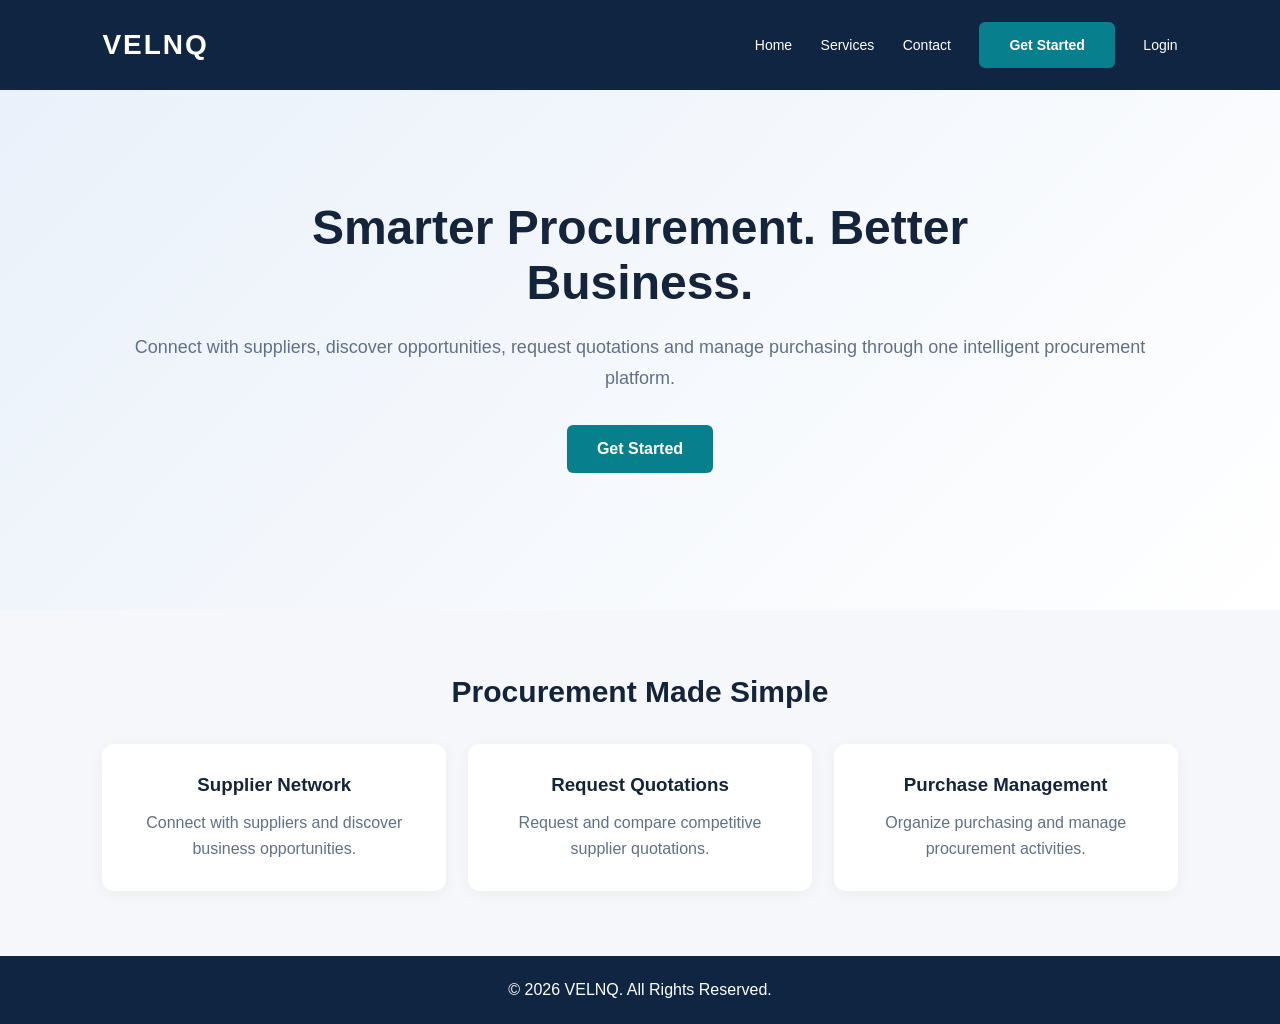
<file: index.html>
<!DOCTYPE html>
<html lang="en">
<head>
  <meta charset="UTF-8">
  <meta name="viewport" content="width=device-width, initial-scale=1.0">
  <title>VELNQ | Smart Procurement</title>
  <link rel="stylesheet" href="style.css">
</head>
<body>

<header>
  <div class="logo">VELNQ</div>
<nav>
  <a href="#home">Home</a>
  <a href="#services">Services</a>
  <a href="#contact">Contact</a>
 <a href="register.html" class="btn">Get Started</a>
  <a href="login.html">Login</a>
</nav>

</header>

<section class="hero" id="home">
  <h1>Smarter Procurement. Better Business.</h1>
  <p>
    Connect with suppliers, discover opportunities,
    request quotations and manage purchasing
    through one intelligent procurement platform.
  </p>
  <a href="register.html" class="btn">Get Started</a>
</section>

<section class="features" id="services">
  <h2>Procurement Made Simple</h2>

  <div class="feature-grid">
    <div class="feature">
      <h3>Supplier Network</h3>
      <p>Connect with suppliers and discover business opportunities.</p>
    </div>

    <div class="feature">
      <h3>Request Quotations</h3>
      <p>Request and compare competitive supplier quotations.</p>
    </div>

    <div class="feature">
      <h3>Purchase Management</h3>
      <p>Organize purchasing and manage procurement activities.</p>
    </div>
  </div>
</section>

<footer id="contact">
  © 2026 VELNQ. All Rights Reserved.
</footer>

</body>
</html>
</file>
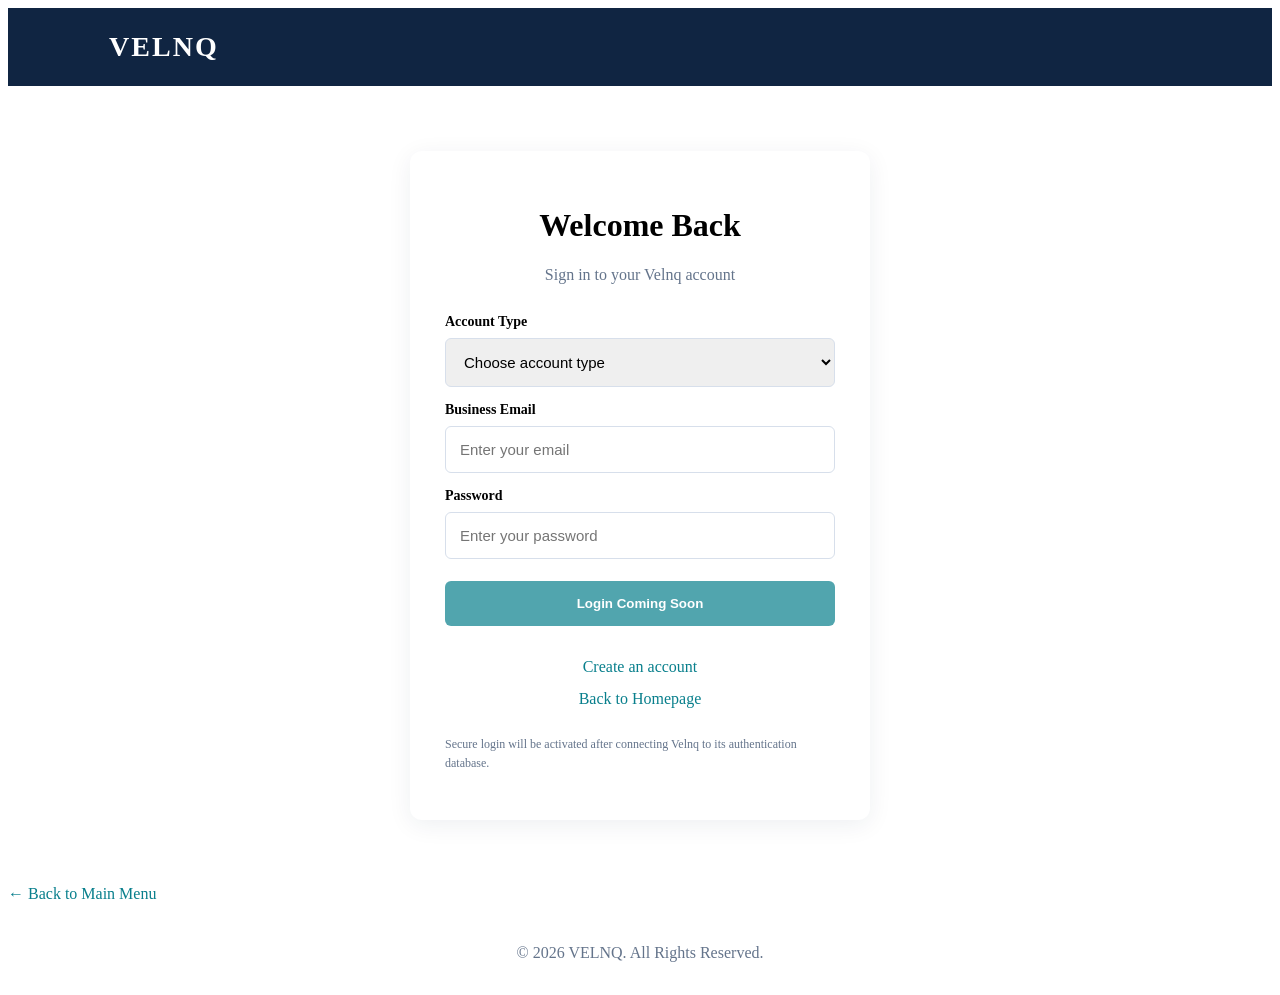
<file: login.html>
<!DOCTYPE html>
<html lang="en">
<head>
<meta charset="UTF-8">
<meta name="viewport" content="width=device-width, initial-scale=1.0">
<title>VELNQ | Login</title>
<style>
* {
  box-sizing: border-box;
}
  <p>
  <a href="index.html">← Back to Main Menu</a>
</p>
body {
  margin: 0;
  font-family: Arial, sans-serif;
  background: #f4f7fb;
  color: #14243a;
}
header {
  background: #102542;
  color: white;
  padding: 23px 8%;
  font-size: 28px;
  font-weight: bold;
  letter-spacing: 2px;
}
.container {
  max-width: 460px;
  margin: 65px auto;
  padding: 35px;
  background: white;
  border-radius: 12px;
  box-shadow: 0 5px 25px #10254212;
}
h1 {
  text-align: center;
}
.subtitle {
  text-align: center;
  color: #64748b;
  margin-bottom: 30px;
}
label {
  display: block;
  margin: 15px 0 8px;
  font-weight: bold;
  font-size: 14px;
}
input, select {
  width: 100%;
  padding: 14px;
  border: 1px solid #d7dfeb;
  border-radius: 6px;
  font-size: 15px;
}
button {
  width: 100%;
  padding: 15px;
  margin-top: 22px;
  background: #087f8c;
  color: white;
  border: 0;
  border-radius: 6px;
  font-weight: bold;
  cursor: not-allowed;
  opacity: .7;
}
.links {
  text-align: center;
  margin-top: 25px;
  line-height: 2;
}
a {
  color: #087f8c;
  text-decoration: none;
}
.notice {
  color: #64748b;
  font-size: 12px;
  line-height: 1.6;
  margin-top: 20px;
}
footer {
  text-align: center;
  padding: 25px;
  color: #64748b;
}
</style>
</head>
<body>

<header>VELNQ</header>

<div class="container">
  <h1>Welcome Back</h1>
  <p class="subtitle">
    Sign in to your Velnq account
  </p>

  <form>
    <label for="role">Account Type</label>
    <select id="role" required>
      <option value="">Choose account type</option>
      <option value="buyer">Buyer</option>
      <option value="supplier">Supplier</option>
    </select>

    <label for="email">Business Email</label>
    <input
      type="email"
      id="email"
      placeholder="Enter your email"
      required
    >

    <label for="password">Password</label>
    <input
      type="password"
      id="password"
      placeholder="Enter your password"
      required
    >

    <button type="button" disabled>
      Login Coming Soon
    </button>
  </form>

  <div class="links">
    <a href="register.html">Create an account</a>
    <br>
    <a href="index.html">Back to Homepage</a>
  </div>

  <p class="notice">
    Secure login will be activated after connecting
    Velnq to its authentication database.
  </p>
</div>
<p>
  <a href="index.html">← Back to Main Menu</a>
</p>
<footer>
  © 2026 VELNQ. All Rights Reserved.
</footer>

</body>
</html>
</file>
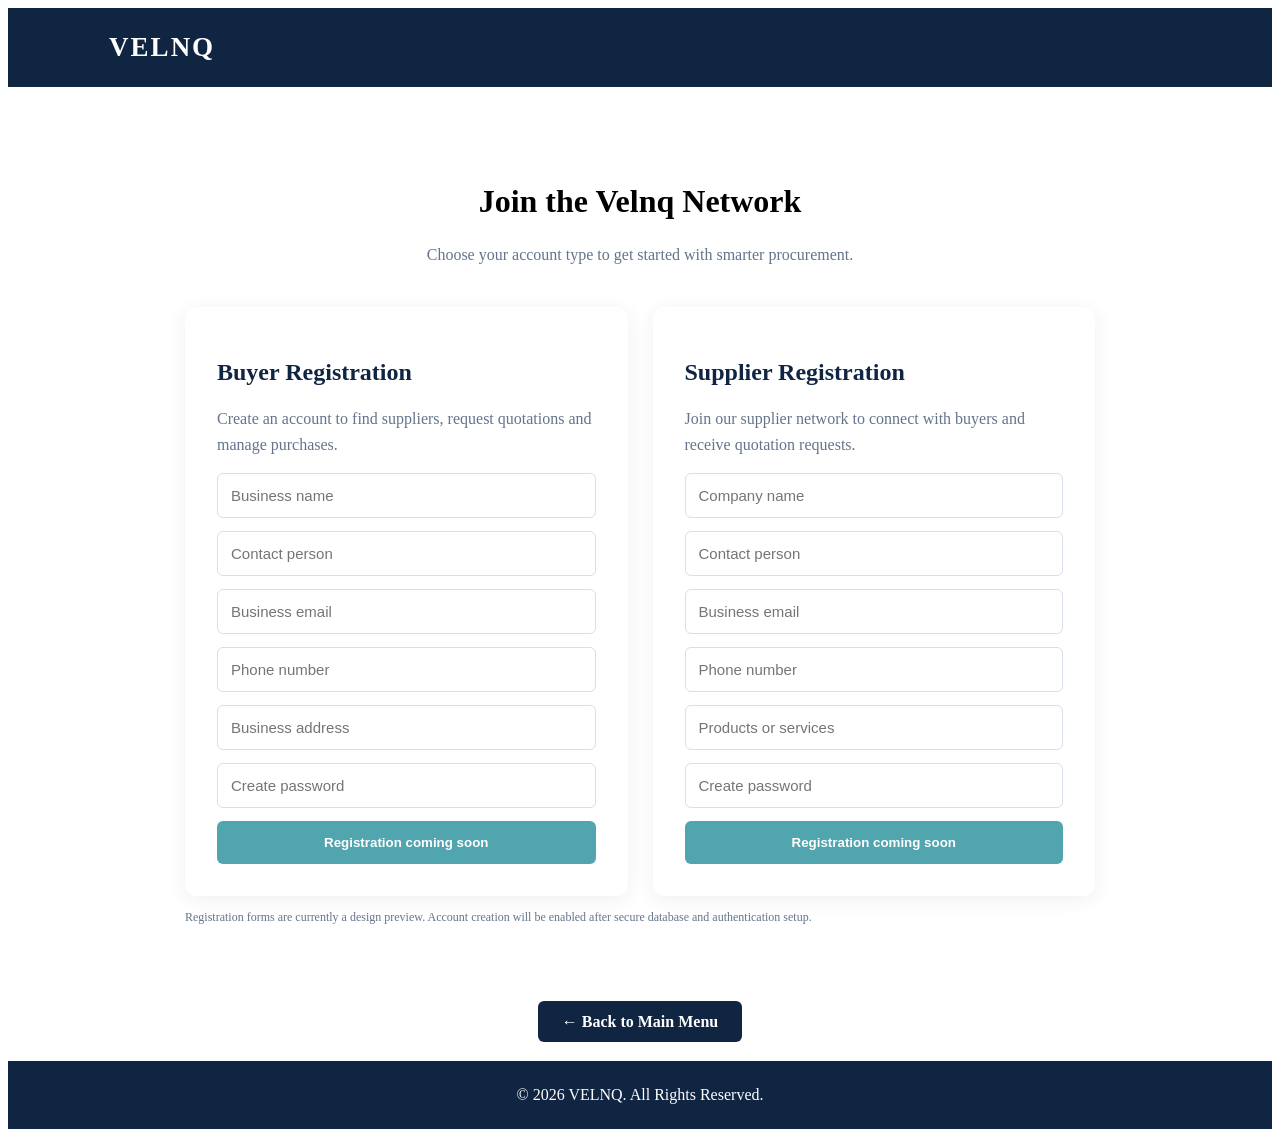
<file: register.html>
<!DOCTYPE html>
<html lang="en">
<head>
<meta charset="UTF-8">
<meta name="viewport" content="width=device-width, initial-scale=1.0">
<title>VELNQ | Create Account</title>
<style>
* { box-sizing: border-box; }
  <p>
  <a href="index.html">← Back to Main Menu</a>
</p>
body {
  margin: 0;
  font-family: Arial, sans-serif;
  background: #f4f7fb;
  color: #14243a;
}
header {
  background: #102542;
  color: white;
  padding: 24px 8%;
  font-size: 27px;
  font-weight: bold;
  letter-spacing: 2px;
}
main {
  max-width: 950px;
  margin: 55px auto;
  padding: 20px;
}
h1 { text-align: center; }
.intro {
  text-align: center;
  color: #64748b;
  line-height: 1.6;
  margin-bottom: 40px;
}
.cards {
  display: grid;
  grid-template-columns: repeat(2, 1fr);
  gap: 25px;
}
.card {
  background: white;
  padding: 32px;
  border-radius: 12px;
  box-shadow: 0 4px 20px #10254212;
}
.card h2 { color: #102542; }
.card p {
  color: #64748b;
  line-height: 1.6;
}
form {
  display: flex;
  flex-direction: column;
  gap: 13px;
}
input, select {
  padding: 13px;
  border: 1px solid #d7dfeb;
  border-radius: 6px;
  width: 100%;
  font-size: 15px;
}
button {
  padding: 14px;
  border: 0;
  border-radius: 6px;
  background: #087f8c;
  color: white;
  font-weight: bold;
  cursor: not-allowed;
  opacity: .7;
}
.note {
  font-size: 12px;
  color: #64748b;
  line-height: 1.5;
}
footer {
  text-align: center;
  padding: 25px;
  background: #102542;
  color: white;
}
@media(max-width:700px) {
  .cards { grid-template-columns: 1fr; }
}
</style>
</head>
<body>

<header>VELNQ</header>

<main>
  <h1>Join the Velnq Network</h1>
  <p class="intro">
    Choose your account type to get started
    with smarter procurement.
  </p>

  <div class="cards">

    <section class="card">
      <h2>Buyer Registration</h2>
      <p>Create an account to find suppliers,
      request quotations and manage purchases.</p>

      <form>
        <input type="text" placeholder="Business name" required>
        <input type="text" placeholder="Contact person" required>
        <input type="email" placeholder="Business email" required>
        <input type="tel" placeholder="Phone number">
        <input type="text" placeholder="Business address">
        <input type="password" placeholder="Create password" required>
        <button type="button" disabled>Registration coming soon</button>
      </form>
    </section>

    <section class="card">
      <h2>Supplier Registration</h2>
      <p>Join our supplier network to connect
      with buyers and receive quotation requests.</p>

      <form>
        <input type="text" placeholder="Company name" required>
        <input type="text" placeholder="Contact person" required>
        <input type="email" placeholder="Business email" required>
        <input type="tel" placeholder="Phone number">
        <input type="text" placeholder="Products or services">
        <input type="password" placeholder="Create password" required>
        <button type="button" disabled>Registration coming soon</button>
      </form>
    </section>

  </div>
  <p class="note">
    Registration forms are currently a design preview.
    Account creation will be enabled after secure database
    and authentication setup.
  </p>
</main>
<div style="text-align: center; margin: 30px 0;">
  <a href="index.html" style="
    background-color: #102542;
    color: white;
    padding: 12px 24px;
    text-decoration: none;
    border-radius: 6px;
    font-weight: bold;">
    ← Back to Main Menu
  </a>
</div>
<footer>© 2026 VELNQ. All Rights Reserved.</footer>

</body>
</html>
</file>
<file: style.css>
* {
  margin: 0;
  padding: 0;
  box-sizing: border-box;
}

body {
  font-family: Arial, sans-serif;
  background: #f5f7fb;
  color: #14243a;
}

header {
  background: #102542;
  color: white;
  padding: 22px 8%;
  display: flex;
  justify-content: space-between;
  align-items: center;
}

.logo {
  font-size: 28px;
  font-weight: bold;
  letter-spacing: 2px;
}

nav a {
  color: white;
  text-decoration: none;
  margin-left: 24px;
  font-size: 14px;
}

.hero {
  min-height: 520px;
  padding: 110px 8%;
  text-align: center;
  background: linear-gradient(135deg, #eaf1fa, #ffffff);
}

.hero h1 {
  font-size: 48px;
  max-width: 800px;
  margin: 0 auto 22px;
}

.hero p {
  font-size: 18px;
  color: #607086;
  margin-bottom: 32px;
  line-height: 1.7;
}

.btn {
  display: inline-block;
  background: #087f8c;
  color: white;
  padding: 15px 30px;
  border-radius: 6px;
  text-decoration: none;
  font-weight: bold;
}

.features {
  padding: 65px 8%;
  text-align: center;
}

.features h2 {
  margin-bottom: 35px;
  font-size: 30px;
}

.feature-grid {
  display: grid;
  grid-template-columns: repeat(3, 1fr);
  gap: 22px;
}

.feature {
  background: white;
  padding: 30px;
  border-radius: 12px;
  box-shadow: 0 3px 15px rgba(0,0,0,0.05);
}

.feature h3 {
  margin-bottom: 14px;
}

.feature p {
  color: #607086;
  line-height: 1.6;
}

footer {
  background: #102542;
  color: white;
  text-align: center;
  padding: 25px;
}

@media (max-width: 700px) {
  header {
    flex-direction: column;
    gap: 18px;
  }

  nav a {
    margin: 0 7px;
  }

  .hero h1 {
    font-size: 34px;
  }

  .feature-grid {
    grid-template-columns: 1fr;
  }
}
</file>
